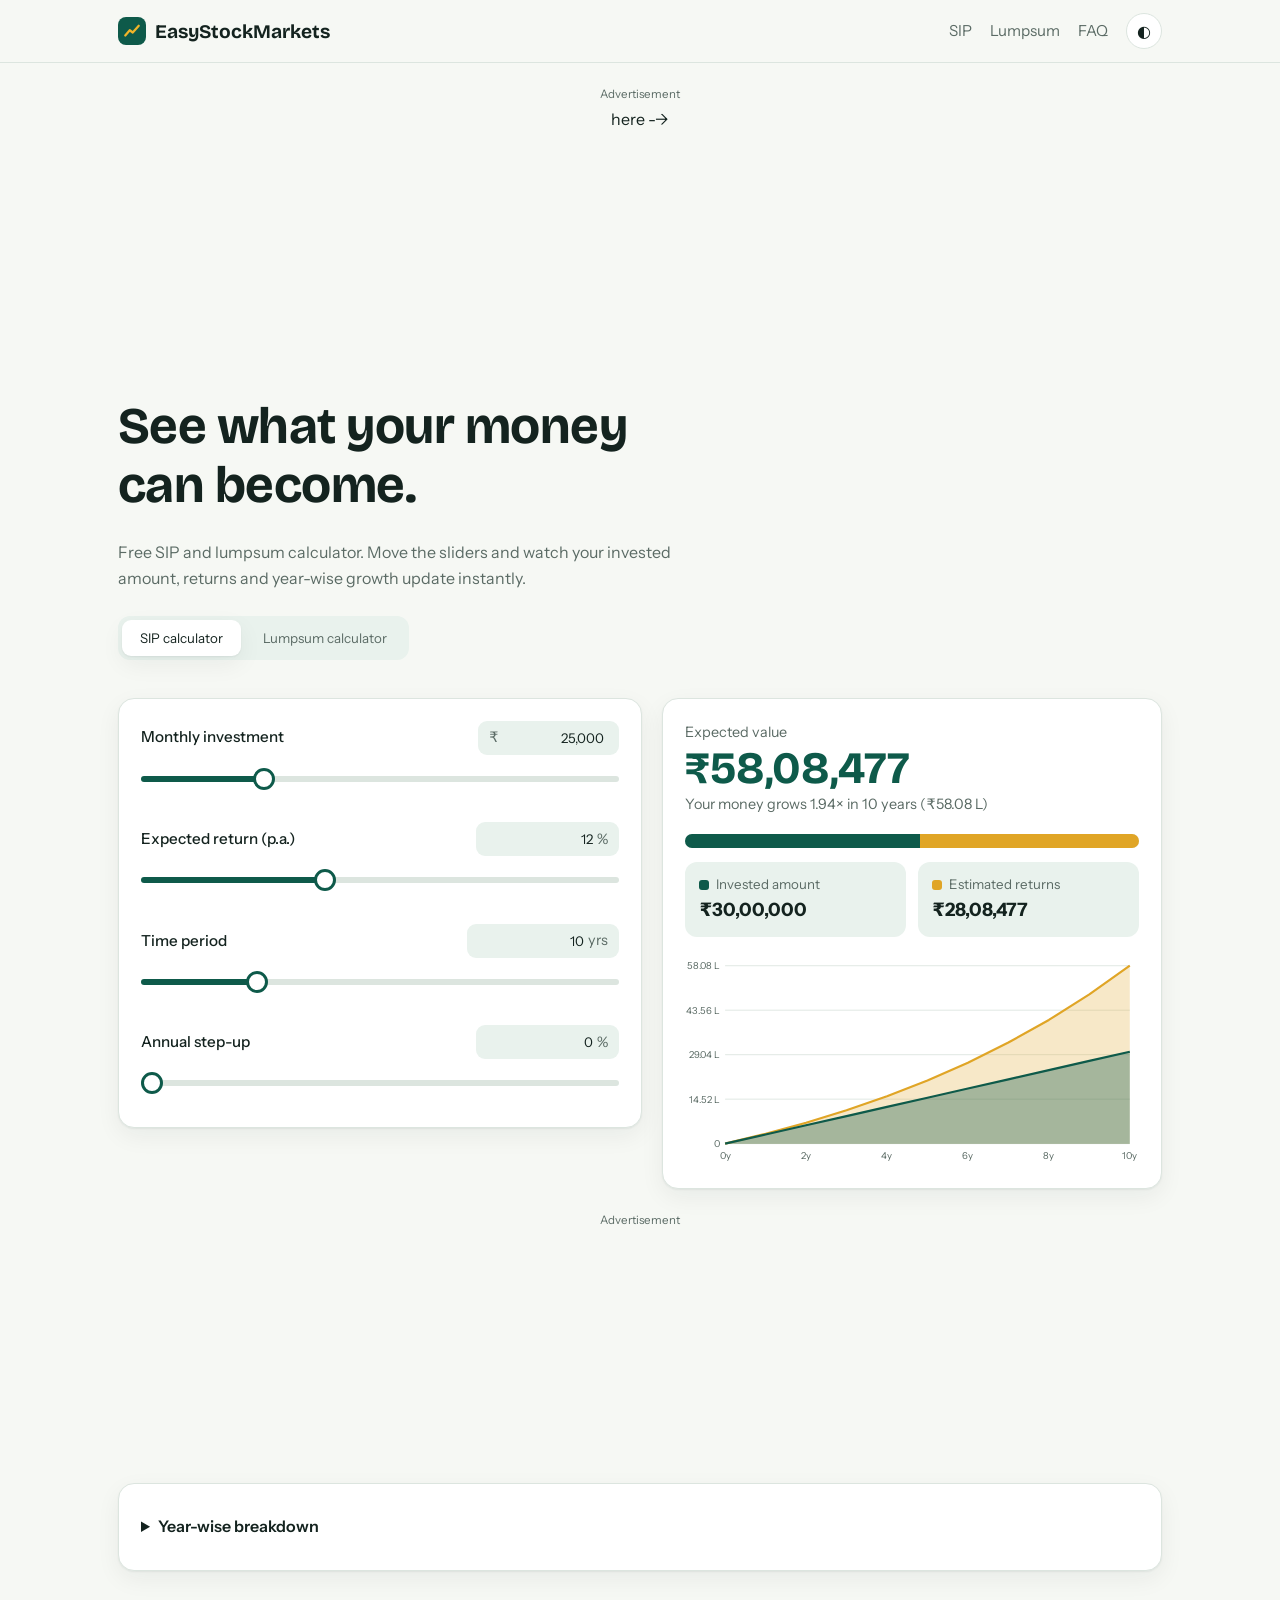
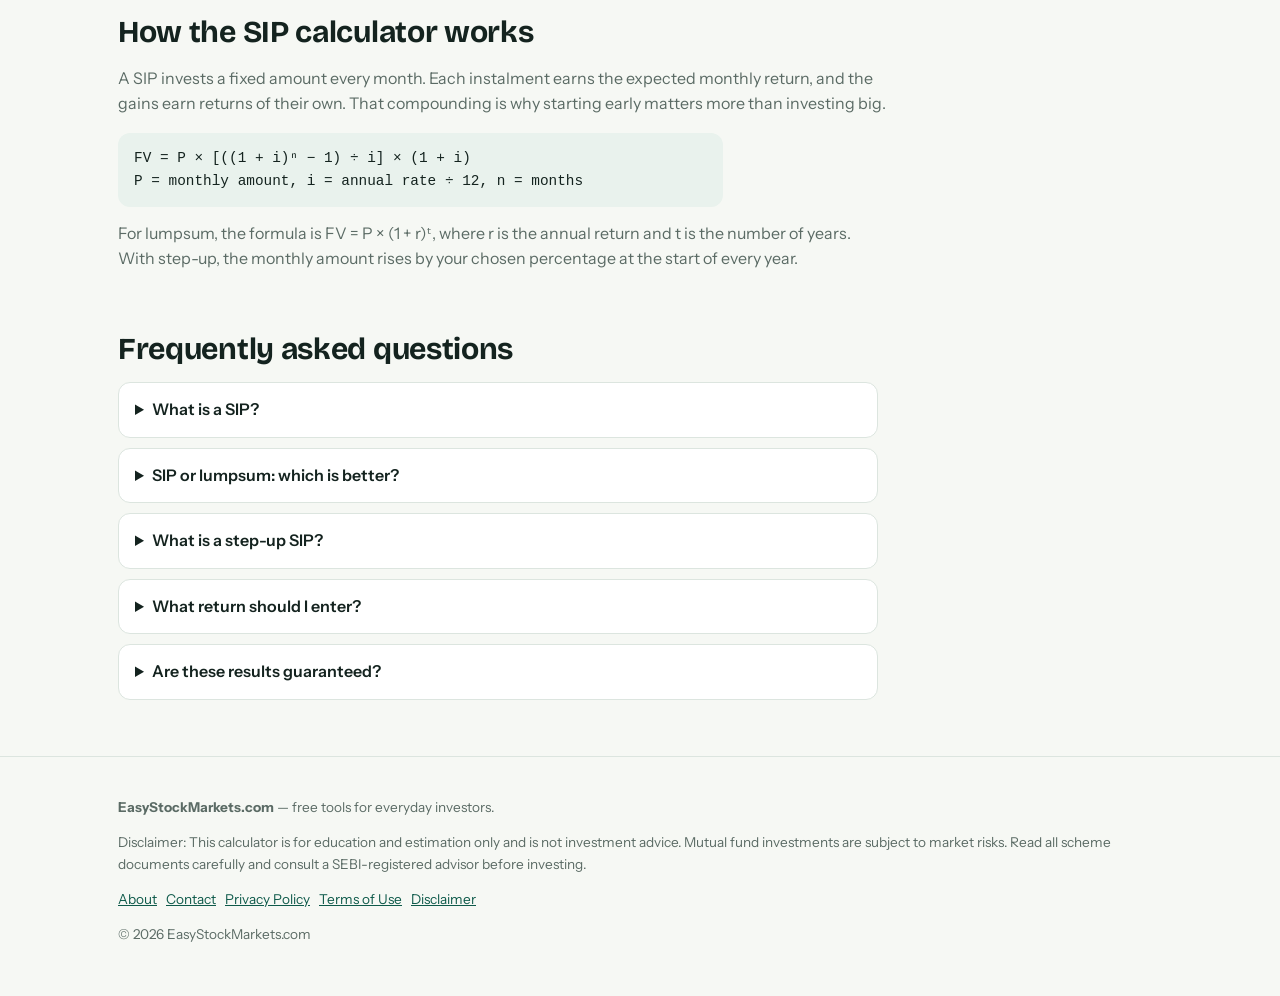
<file: index.html>
<!DOCTYPE html>
<html lang="en-IN">
<head>
<script async src="https://www.googletagmanager.com/gtm.js?id=GTM-TMJ7MB24"></script>
<script>
  window.dataLayer = window.dataLayer || [];
  function gtag(){dataLayer.push(arguments);}
  gtag('js', new Date());
</script>
<meta charset="utf-8">
<meta name="viewport" content="width=device-width, initial-scale=1">
<title>SIP Calculator &amp; Lumpsum Investment Calculator | EasyStockMarkets</title>
<meta name="description" content="Free SIP calculator and lumpsum investment calculator. Estimate mutual fund returns with step-up SIP, see year-wise growth, invested amount and wealth gained. Simple, fast, mobile friendly.">
<meta name="keywords" content="SIP calculator, lumpsum calculator, mutual fund calculator, step-up SIP calculator, investment calculator India, SIP returns">
<meta name="robots" content="index, follow, max-image-preview:large">
<meta name="theme-color" content="#0e5a4a">
<link rel="canonical" href="https://easystockmarkets.com/">
<meta property="og:type" content="website">
<meta property="og:site_name" content="EasyStockMarkets">
<meta property="og:title" content="SIP Calculator & Lumpsum Investment Calculator">
<meta property="og:description" content="Plan your wealth. Estimate SIP and lumpsum returns instantly, with step-up and year-wise growth.">
<meta property="og:url" content="https://easystockmarkets.com/">
<meta name="twitter:card" content="summary_large_image">
<link rel="icon" href="data:image/svg+xml,%3Csvg xmlns='http://www.w3.org/2000/svg' viewBox='0 0 100 100'%3E%3Crect width='100' height='100' rx='22' fill='%230e5a4a'/%3E%3Cpath d='M20 70 40 48 55 60 80 28' stroke='%23f0b429' stroke-width='9' fill='none' stroke-linecap='round' stroke-linejoin='round'/%3E%3C/svg%3E">
<link rel="preconnect" href="https://fonts.googleapis.com">
<link rel="preconnect" href="https://fonts.gstatic.com" crossorigin>
<link href="https://fonts.googleapis.com/css2?family=Bricolage+Grotesque:opsz,wght@12..96,500;12..96,700&family=Instrument+Sans:wght@400;500;600&display=swap" rel="stylesheet">
<script type="application/ld+json">
{"@context":"https://schema.org","@graph":[
{"@type":"WebSite","name":"EasyStockMarkets","url":"https://easystockmarkets.com/"},
{"@type":"WebApplication","name":"SIP & Lumpsum Calculator","url":"https://easystockmarkets.com/","applicationCategory":"FinanceApplication","operatingSystem":"Any","offers":{"@type":"Offer","price":"0","priceCurrency":"INR"}},
{"@type":"FAQPage","mainEntity":[
{"@type":"Question","name":"What is a SIP?","acceptedAnswer":{"@type":"Answer","text":"A Systematic Investment Plan (SIP) lets you invest a fixed amount in a mutual fund at regular intervals, usually monthly. It builds discipline and averages your purchase cost over time."}},
{"@type":"Question","name":"How is SIP return calculated?","acceptedAnswer":{"@type":"Answer","text":"This calculator compounds each monthly instalment at the expected annual return divided by 12. Future value = P x [((1+i)^n - 1) / i] x (1+i), where P is the monthly amount, i the monthly rate and n the number of months."}},
{"@type":"Question","name":"SIP or lumpsum: which is better?","acceptedAnswer":{"@type":"Answer","text":"SIP suits regular income and reduces timing risk. Lumpsum suits idle surplus cash and can do better in rising markets. Many investors combine both."}},
{"@type":"Question","name":"What is a step-up SIP?","acceptedAnswer":{"@type":"Answer","text":"A step-up SIP raises your monthly instalment by a fixed percentage every year, so your investment grows along with your income."}},
{"@type":"Question","name":"Are the results guaranteed?","acceptedAnswer":{"@type":"Answer","text":"No. Mutual fund returns are market-linked and not guaranteed. The calculator gives an estimate based on the return you enter."}}]}]}
</script>
<style>
:root{--bg:#f6f8f4;--card:#fff;--ink:#14231f;--mute:#5b6b65;--line:#dce5df;--brand:#0e5a4a;--brand2:#e9f2ed;--gold:#e0a526;--gain:#e0a526;--shadow:0 1px 2px rgba(20,35,31,.06),0 8px 24px rgba(20,35,31,.06)}
@media(prefers-color-scheme:dark){:root:not([data-theme=light]){--bg:#0d1714;--card:#14231f;--ink:#e9f1ed;--mute:#9bb0a8;--line:#24382f;--brand:#3fbf9f;--brand2:#18322a;--gold:#f0b429;--gain:#f0b429;--shadow:none}}
:root[data-theme=dark]{--bg:#0d1714;--card:#14231f;--ink:#e9f1ed;--mute:#9bb0a8;--line:#24382f;--brand:#3fbf9f;--brand2:#18322a;--gold:#f0b429;--gain:#f0b429;--shadow:none}
*{box-sizing:border-box}
html{scroll-behavior:smooth}
body{margin:0;font:400 16px/1.6 "Instrument Sans",system-ui,-apple-system,"Segoe UI",Roboto,sans-serif;background:var(--bg);color:var(--ink);padding:env(safe-area-inset-top) 0 env(safe-area-inset-bottom)}
h1,h2,h3{font-family:"Bricolage Grotesque","Instrument Sans",system-ui,sans-serif;line-height:1.15;margin:0 0 .5em;letter-spacing:-.01em}
a{color:var(--brand)}
.wrap{max-width:1080px;margin:0 auto;padding:0 18px}
header{border-bottom:1px solid var(--line)}
header .wrap{display:flex;align-items:center;justify-content:space-between;height:62px}
.logo{font:700 1.2rem "Bricolage Grotesque",sans-serif;color:var(--ink);text-decoration:none;display:flex;align-items:center;gap:9px}
.logo i{width:28px;height:28px;border-radius:8px;background:var(--brand);display:grid;place-items:center}
.logo svg{width:18px}
nav{display:flex;gap:18px;align-items:center;font-size:.95rem}
nav a{color:var(--mute);text-decoration:none}nav a:hover{color:var(--ink)}
#theme{border:1px solid var(--line);background:var(--card);color:var(--ink);border-radius:999px;width:36px;height:36px;cursor:pointer;font-size:1rem}
.hero{padding:40px 0 22px}
.hero h1{font-size:clamp(1.9rem,5.5vw,3.2rem);max-width:18ch}
.hero p{color:var(--mute);max-width:56ch;margin:0}
.tabs{display:inline-flex;background:var(--brand2);border-radius:12px;padding:4px;margin:24px 0 16px;gap:4px}
.tabs button{border:0;background:none;color:var(--mute);font:600 .95rem inherit;font-family:inherit;padding:10px 18px;border-radius:9px;cursor:pointer}
.tabs button[aria-selected=true]{background:var(--card);color:var(--ink);box-shadow:var(--shadow)}
.calc{display:grid;grid-template-columns:1.05fr 1fr;gap:20px;align-items:start}
.card{background:var(--card);border:1px solid var(--line);border-radius:16px;padding:22px;box-shadow:var(--shadow)}
.field{margin-bottom:22px}
.field:last-child{margin-bottom:0}
.row{display:flex;justify-content:space-between;align-items:center;gap:12px;margin-bottom:10px}
label{font-weight:500;font-size:.95rem}
.num{display:flex;align-items:center;background:var(--brand2);border-radius:9px;padding:0 10px;border:1px solid transparent}
.num:focus-within{border-color:var(--brand)}
.num span{color:var(--mute);font-size:.9rem}
.num input{width:110px;border:0;background:none;color:var(--ink);font:600 1rem inherit;font-family:inherit;padding:8px 4px;text-align:right;outline:0;-moz-appearance:textfield}
.num input::-webkit-inner-spin-button{display:none}
input[type=range]{width:100%;height:28px;-webkit-appearance:none;appearance:none;background:none;margin:0;cursor:pointer}
input[type=range]::-webkit-slider-runnable-track{height:6px;border-radius:6px;background:linear-gradient(90deg,var(--brand) var(--p,0%),var(--line) var(--p,0%))}
input[type=range]::-moz-range-track{height:6px;border-radius:6px;background:var(--line)}
input[type=range]::-moz-range-progress{height:6px;border-radius:6px;background:var(--brand)}
input[type=range]::-webkit-slider-thumb{-webkit-appearance:none;width:22px;height:22px;border-radius:50%;background:var(--card);border:3px solid var(--brand);margin-top:-8px}
input[type=range]::-moz-range-thumb{width:16px;height:16px;border-radius:50%;background:var(--card);border:3px solid var(--brand)}
:focus-visible{outline:2px solid var(--brand);outline-offset:2px}
.big{font:700 clamp(2rem,6vw,2.8rem) "Bricolage Grotesque",sans-serif;color:var(--brand);line-height:1.1}
.sub{color:var(--mute);font-size:.9rem}
.split{display:flex;height:14px;border-radius:8px;overflow:hidden;margin:18px 0 14px;background:var(--line)}
.split b{display:block;transition:width .35s}
#bi{background:var(--brand)}#bg{background:var(--gold)}
.stats{display:grid;grid-template-columns:1fr 1fr;gap:12px}
.stats div{background:var(--brand2);border-radius:12px;padding:12px 14px}
.stats small{display:flex;align-items:center;gap:7px;color:var(--mute)}
.stats small:before{content:"";width:10px;height:10px;border-radius:3px;background:var(--brand)}
.stats .g small:before{background:var(--gold)}
.stats strong{font-size:1.15rem;display:block}
.chart{margin-top:20px}
.chart svg{width:100%;height:auto;display:block;overflow:visible}
.chart text{fill:var(--mute);font:11px "Instrument Sans",sans-serif}
.tip{position:absolute;pointer-events:none;background:var(--ink);color:var(--bg);font-size:.8rem;padding:6px 9px;border-radius:8px;white-space:nowrap;transform:translate(-50%,-110%);opacity:0;transition:opacity .15s}
.cw{position:relative}
details{margin-top:18px}
summary{cursor:pointer;font-weight:600;padding:8px 0}
.tw{overflow-x:auto;max-height:360px;border:1px solid var(--line);border-radius:12px;margin-top:8px}
table{border-collapse:collapse;width:100%;min-width:480px;font-size:.9rem}
th,td{padding:9px 12px;text-align:right;border-bottom:1px solid var(--line)}
th:first-child,td:first-child{text-align:left}
th{position:sticky;top:0;background:var(--brand2);font-weight:600}
section.info{padding:44px 0 0}
section.info h2{font-size:clamp(1.4rem,3.5vw,1.9rem)}
section.info p{color:var(--mute);max-width:70ch}
.formula{background:var(--brand2);border-radius:12px;padding:14px 16px;font-family:ui-monospace,Menlo,Consolas,monospace;font-size:.9rem;overflow-x:auto;color:var(--ink);max-width:70ch}
.faq details{background:var(--card);border:1px solid var(--line);border-radius:12px;padding:6px 16px;margin:0 0 10px;max-width:760px}
.faq p{margin:0 0 12px}
footer{margin-top:56px;border-top:1px solid var(--line);padding:26px 0 36px;color:var(--mute);font-size:.85rem}
@media(max-width:820px){.calc{grid-template-columns:1fr}.hero{padding-top:26px}nav a.h{display:none}.num input{width:96px}}
@media(prefers-reduced-motion:reduce){*{transition:none!important;scroll-behavior:auto!important}}
.ad-slot{margin:22px auto;text-align:center;max-width:100%;overflow:hidden;clear:both}
.ad-slot:empty{display:none}
.ad-slot:before{content:"Advertisement";display:block;font-size:.72rem;color:var(--mute);margin-bottom:4px}
.ad-native{width:100%;max-width:1080px;min-height:250px}
.ad-banner{width:300px;min-height:250px}
.ad-banner.wide{width:336px;min-height:280px}
@media(min-width:768px){.ad-banner.d{width:728px;min-height:90px}}
</style>
</head>
<body>
<header><div class="wrap">
<a class="logo" href="index.html" aria-label="EasyStockMarkets home"><i><svg viewBox="0 0 24 24" fill="none" stroke="#f0b429" stroke-width="3" stroke-linecap="round" stroke-linejoin="round"><path d="M3 18l6-7 4 3 8-9"/></svg></i>EasyStockMarkets</a>
<nav aria-label="Main"><a class="h" href="#sip" data-go="sip">SIP</a><a class="h" href="#lumpsum" data-go="lumpsum">Lumpsum</a><a class="h" href="#faq">FAQ</a><button id="theme" aria-label="Toggle dark mode">◐</button></nav>
</div></header>
<!-- AD SLOT 1: NATIVE BANNER (under calculator). Paste ad code between the comment markers below. Remove the whole div if unused. -->
<div class="ad-slot ad-native" id="ad-native-1">
<script async="async" data-cfasync="false" src="https://bauval.org/21/816e2c9be755b453aa103c5f04f29f22"></script>
<div id="container-816e2c9be755b453aa103c5f04f29f22"></div> here -->
</div>
<main class="wrap">
<div class="hero">
<h1>See what your money can become.</h1>
<p>Free SIP and lumpsum calculator. Move the sliders and watch your invested amount, returns and year-wise growth update instantly.</p>
<div class="tabs" role="tablist" aria-label="Calculator type">
<button role="tab" id="t-sip" aria-selected="true" aria-controls="panel">SIP calculator</button>
<button role="tab" id="t-lumpsum" aria-selected="false" aria-controls="panel">Lumpsum calculator</button>
</div>
</div>

<div class="calc" id="panel" role="tabpanel">
<div class="card" id="inputs"></div>
<div class="card" aria-live="polite">
<div class="sub" id="lblTotal">Expected value</div>
<div class="big" id="total">₹0</div>
<div class="sub" id="mult"></div>
<div class="split" aria-hidden="true"><b id="bi"></b><b id="bg"></b></div>
<div class="stats">
<div><small>Invested amount</small><strong id="inv">₹0</strong></div>
<div class="g"><small>Estimated returns</small><strong id="gain">₹0</strong></div>
</div>
<div class="chart cw"><svg id="chart" viewBox="0 0 520 240" role="img" aria-label="Growth chart of invested amount versus expected value"></svg><div class="tip" id="tip"></div></div>
</div>
</div>


<!-- AD SLOT 2: BANNER (under calculator). Paste ad code between the comment markers below. Remove the whole div if unused. -->
<div class="ad-slot ad-native" id="ad-native-2">
<script async="async" data-cfasync="false" src="https://bauval.org/21/816e2c9be755b453aa103c5f04f29f22"></script>
<div id="container-816e2c9be755b453aa103c5f04f29f22"></div>
</div>
<details class="card" style="margin-top:20px">
<summary>Year-wise breakdown</summary>
<div class="tw"><table><thead><tr><th>Year</th><th>Invested</th><th>Returns</th><th>Value</th></tr></thead><tbody id="rows"></tbody></table></div>
</details>

<section class="info">
<h2>How the SIP calculator works</h2>
<p>A SIP invests a fixed amount every month. Each instalment earns the expected monthly return, and the gains earn returns of their own. That compounding is why starting early matters more than investing big.</p>
<div class="formula">FV = P × [((1 + i)ⁿ − 1) ÷ i] × (1 + i)<br>P = monthly amount, i = annual rate ÷ 12, n = months</div>
<p style="margin-top:14px">For lumpsum, the formula is FV = P × (1 + r)ᵗ, where r is the annual return and t is the number of years. With step-up, the monthly amount rises by your chosen percentage at the start of every year.</p>
</section>
</div>
<section class="info faq" id="faq">
<h2>Frequently asked questions</h2>
<details><summary>What is a SIP?</summary><p>A Systematic Investment Plan lets you invest a fixed amount in a mutual fund every month. It builds discipline and averages your purchase cost over market ups and downs.</p></details>
<details><summary>SIP or lumpsum: which is better?</summary><p>SIP suits regular income and lowers timing risk. Lumpsum suits idle surplus cash and can do better when markets rise. Many investors use both.</p></details>
<details><summary>What is a step-up SIP?</summary><p>A step-up SIP increases your instalment by a fixed percentage each year, so your investing keeps pace with your salary.</p></details>
<details><summary>What return should I enter?</summary><p>Long-term equity funds have historically returned roughly 10–14% a year in India, but this varies and is never guaranteed. Try a few values to see a range.</p></details>
<details><summary>Are these results guaranteed?</summary><p>No. Mutual fund returns are market-linked. The calculator shows an estimate based only on what you enter, before taxes and expense ratios.</p></details>
</section>

</main>

<footer><div class="wrap">
<p><strong>EasyStockMarkets.com</strong> — free tools for everyday investors.</p>
<p>Disclaimer: This calculator is for education and estimation only and is not investment advice. Mutual fund investments are subject to market risks. Read all scheme documents carefully and consult a SEBI-registered advisor before investing.</p>
<p><a href="about.html">About</a> &nbsp; <a href="contact.html">Contact</a> &nbsp; <a href="privacy-policy.html">Privacy Policy</a> &nbsp; <a href="terms.html">Terms of Use</a> &nbsp; <a href="disclaimer.html">Disclaimer</a></p>
<p>© <span id="yr"></span> EasyStockMarkets.com</p>
</div></footer>

<script>
(function(){
"use strict";
var $=function(i){return document.getElementById(i)};
var CFG={
sip:{fields:[["amt","Monthly investment","₹",500,100000,500,25000],["rate","Expected return (p.a.)","%",1,30,.5,12],["yrs","Time period","yrs",1,40,1,10],["step","Annual step-up","%",0,25,1,0]],tl:"Expected value",title:"SIP Calculator"},
lumpsum:{fields:[["amt","Total investment","₹",5000,10000000,5000,500000],["rate","Expected return (p.a.)","%",1,30,.5,12],["yrs","Time period","yrs",1,40,1,10]],tl:"Expected value",title:"Lumpsum Calculator"}};
var mode="sip",S={sip:{},lumpsum:{}};
var inr=new Intl.NumberFormat("en-IN",{maximumFractionDigits:0});
function f(n){return "₹"+inr.format(Math.round(n))}
function short(n){if(n>=1e7)return "₹"+(n/1e7).toFixed(2).replace(/\.?0+$/,"")+" Cr";if(n>=1e5)return "₹"+(n/1e5).toFixed(2).replace(/\.?0+$/,"")+" L";return f(n)}
function clamp(v,a,b){return Math.min(b,Math.max(a,v))}
function build(){
var box=$("inputs"),c=CFG[mode];box.innerHTML="";
c.fields.forEach(function(d){
var k=d[0];if(S[mode][k]==null)S[mode][k]=d[6];
var el=document.createElement("div");el.className="field";
var pre=d[2]==="₹"?"<span>₹</span>":"",suf=d[2]!=="₹"?"<span>"+d[2]+"</span>":"";
el.innerHTML='<div class="row"><label for="n-'+k+'">'+d[1]+'</label><div class="num">'+pre+'<input id="n-'+k+'" type="text" inputmode="decimal" autocomplete="off">'+suf+'</div></div><input id="r-'+k+'" type="range" min="'+d[3]+'" max="'+d[4]+'" step="'+d[5]+'" aria-label="'+d[1]+'">';
box.appendChild(el);
var n=el.querySelector("#n-"+k),r=el.querySelector("#r-"+k);
function sync(){var v=S[mode][k];r.value=v;n.value=d[2]==="₹"?inr.format(v):v;r.style.setProperty("--p",((v-d[3])/(d[4]-d[3])*100)+"%")}
r.addEventListener("input",function(){S[mode][k]=+r.value;sync();calc()});
n.addEventListener("input",function(){var v=parseFloat(n.value.replace(/,/g,""));if(!isNaN(v)){S[mode][k]=clamp(v,d[3],d[4]);r.value=S[mode][k];r.style.setProperty("--p",((S[mode][k]-d[3])/(d[4]-d[3])*100)+"%");calc()}});
n.addEventListener("blur",sync);
sync();
});
calc();
}
function project(){
var s=S[mode],y=s.yrs,r=s.rate/100,out=[{y:0,i:0,v:0}],i,m;
if(mode==="lumpsum"){for(i=1;i<=y;i++)out.push({y:i,i:s.amt,v:s.amt*Math.pow(1+r,i)});out[0]={y:0,i:s.amt,v:s.amt};return out}
var mr=r/12,v=0,inv=0,c=s.amt;
for(i=1;i<=y;i++){for(m=0;m<12;m++){v=(v+c)*(1+mr);inv+=c}out.push({y:i,i:inv,v:v});c=c*(1+s.step/100)}
return out;
}
var pts=[];
function calc(){
pts=project();var e=pts[pts.length-1],g=e.v-e.i;
$("total").textContent=f(e.v);$("inv").textContent=f(e.i);$("gain").textContent=f(g);
$("mult").textContent="Your money grows "+(e.v/e.i).toFixed(2)+"× in "+S[mode].yrs+" years ("+short(e.v)+")";
var pi=e.i/e.v*100;$("bi").style.width=pi+"%";$("bg").style.width=(100-pi)+"%";
$("rows").innerHTML=pts.slice(mode==="lumpsum"?1:1).map(function(p){return "<tr><td>"+p.y+"</td><td>"+f(p.i)+"</td><td>"+f(p.v-p.i)+"</td><td>"+f(p.v)+"</td></tr>"}).join("");
draw();
document.title=CFG[mode].title+" – Plan Your Investment Returns | EasyStockMarkets";
}
function draw(){
var W=520,H=240,L=46,R=10,T=10,B=26,mx=pts[pts.length-1].v,n=pts.length-1||1;
function X(i){return L+(W-L-R)*i/n}function Y(v){return T+(H-T-B)*(1-v/mx)}
var a="",b="",g="",i,t;
for(t=0;t<=4;t++){var yy=T+(H-T-B)*t/4;g+='<line x1="'+L+'" x2="'+(W-R)+'" y1="'+yy+'" y2="'+yy+'" stroke="var(--line)"/><text x="'+(L-6)+'" y="'+(yy+4)+'" text-anchor="end">'+short(mx*(1-t/4)).replace("₹","")+'</text>'}
var step=Math.ceil(n/6);for(i=0;i<=n;i+=step)g+='<text x="'+X(i)+'" y="'+(H-8)+'" text-anchor="middle">'+i+'y</text>';
var pv=pts.map(function(p,i){return X(i)+","+Y(p.v)}).join(" "),pi=pts.map(function(p,i){return X(i)+","+Y(p.i)}).join(" ");
$("chart").innerHTML=g+'<polygon points="'+X(0)+","+Y(0)+" "+pv+" "+X(n)+","+Y(0)+'" fill="var(--gold)" opacity=".25"/><polygon points="'+X(0)+","+Y(0)+" "+pi+" "+X(n)+","+Y(0)+'" fill="var(--brand)" opacity=".35"/><polyline points="'+pv+'" fill="none" stroke="var(--gold)" stroke-width="2.5" stroke-linejoin="round"/><polyline points="'+pi+'" fill="none" stroke="var(--brand)" stroke-width="2.5" stroke-linejoin="round"/><line id="cur" y1="'+T+'" y2="'+(H-B)+'" stroke="var(--mute)" stroke-dasharray="3" opacity="0"/>';
}
var ch=$("chart");
function hover(ev){
var rc=ch.getBoundingClientRect(),cx=(ev.touches?ev.touches[0].clientX:ev.clientX)-rc.left,sx=cx/rc.width*520,n=pts.length-1||1;
var i=clamp(Math.round((sx-46)/(520-56)*n),0,n),p=pts[i],x=46+(520-56)*i/n,cur=$("cur"),tip=$("tip");
cur.setAttribute("x1",x);cur.setAttribute("x2",x);cur.setAttribute("opacity",1);
tip.style.left=(x/520*rc.width)+"px";tip.style.top="30px";tip.style.opacity=1;
tip.innerHTML="Year "+p.y+": "+f(p.v)+"<br>Invested: "+f(p.i);
}
ch.addEventListener("mousemove",hover);ch.addEventListener("touchmove",hover,{passive:true});ch.addEventListener("touchstart",hover,{passive:true});
ch.addEventListener("mouseleave",function(){$("tip").style.opacity=0;var c=$("cur");if(c)c.setAttribute("opacity",0)});
function setMode(m,push){
mode=m;["sip","lumpsum"].forEach(function(k){$("t-"+k).setAttribute("aria-selected",k===m)});
if(push)history.replaceState(null,"","#"+m);
build();
}
["sip","lumpsum"].forEach(function(k){$("t-"+k).addEventListener("click",function(){setMode(k,true)})});
document.querySelectorAll("[data-go]").forEach(function(a){a.addEventListener("click",function(){setMode(a.dataset.go,false);$("panel").scrollIntoView({behavior:"smooth"})})});
window.addEventListener("hashchange",function(){var h=location.hash.slice(1);if(CFG[h])setMode(h,false)});
$("theme").addEventListener("click",function(){
var d=document.documentElement,dark=d.dataset.theme?d.dataset.theme==="dark":matchMedia("(prefers-color-scheme:dark)").matches;
d.dataset.theme=dark?"light":"dark";
});
$("yr").textContent=new Date().getFullYear();
var h=location.hash.slice(1);setMode(CFG[h]?h:"sip",false);
})();
</script>
</body>
</html>
</file>
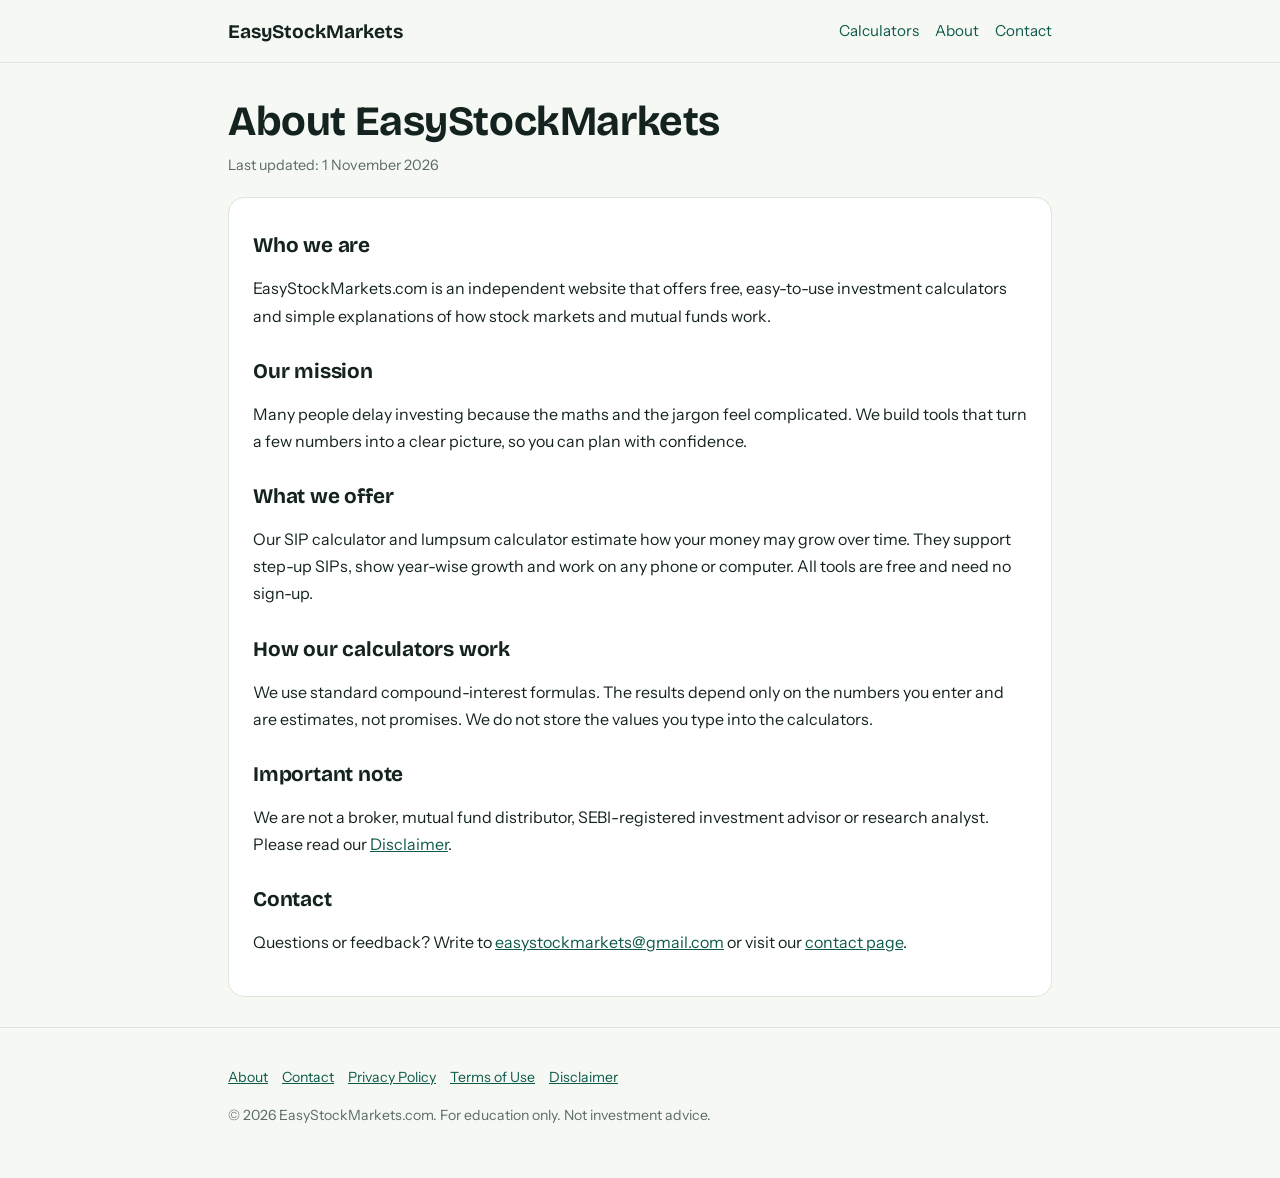
<file: about.html>
<!DOCTYPE html>
<html lang="en-IN"><head><meta charset="utf-8"><meta name="viewport" content="width=device-width, initial-scale=1">
<title>About Us | EasyStockMarkets</title><meta name="description" content="About EasyStockMarkets: free, simple investment calculators and learning tools for everyday Indian investors.">
<link rel="canonical" href="https://easystockmarkets.com/about.html"><meta name="robots" content="index, follow">
<link href="https://fonts.googleapis.com/css2?family=Bricolage+Grotesque:opsz,wght@12..96,700&family=Instrument+Sans:wght@400;600&display=swap" rel="stylesheet">
<link rel="stylesheet" href="pages.css">
<!-- Paste your AdSense code here after you sign up -->
</head><body>
<script async src="https://www.googletagmanager.com/gtm.js?id=GTM-TMJ7MB24"></script>
<script>
  window.dataLayer = window.dataLayer || [];
  function gtag(){dataLayer.push(arguments);}
  gtag('js', new Date());
</script>
<header><div class="w"><a class="logo" href="index.html">EasyStockMarkets</a><nav><a href="index.html">Calculators</a><a href="about.html">About</a><a href="contact.html">Contact</a></nav></div></header>
<main class="w"><h1>About EasyStockMarkets</h1><p class="m">Last updated: 1 November 2026</p><div class="box">
<h2>Who we are</h2><p>EasyStockMarkets.com is an independent website that offers free, easy-to-use investment calculators and simple explanations of how stock markets and mutual funds work.</p>
<h2>Our mission</h2><p>Many people delay investing because the maths and the jargon feel complicated. We build tools that turn a few numbers into a clear picture, so you can plan with confidence.</p>
<h2>What we offer</h2><p>Our SIP calculator and lumpsum calculator estimate how your money may grow over time. They support step-up SIPs, show year-wise growth and work on any phone or computer. All tools are free and need no sign-up.</p>
<h2>How our calculators work</h2><p>We use standard compound-interest formulas. The results depend only on the numbers you enter and are estimates, not promises. We do not store the values you type into the calculators.</p>
<h2>Important note</h2><p>We are not a broker, mutual fund distributor, SEBI-registered investment advisor or research analyst. Please read our <a href="disclaimer.html">Disclaimer</a>.</p>
<h2>Contact</h2><p>Questions or feedback? Write to <a href="mailto:easystockmarkets@gmail.com">easystockmarkets@gmail.com</a> or visit our <a href="contact.html">contact page</a>.</p></div></main>
<footer><div class="w"><p><a href="about.html">About</a><a href="contact.html">Contact</a><a href="privacy-policy.html">Privacy Policy</a><a href="terms.html">Terms of Use</a><a href="disclaimer.html">Disclaimer</a></p><p>&copy; <span id="y"></span> EasyStockMarkets.com. For education only. Not investment advice.</p></div></footer>
<script>document.getElementById("y").textContent=new Date().getFullYear()</script>
</body></html>
</file>
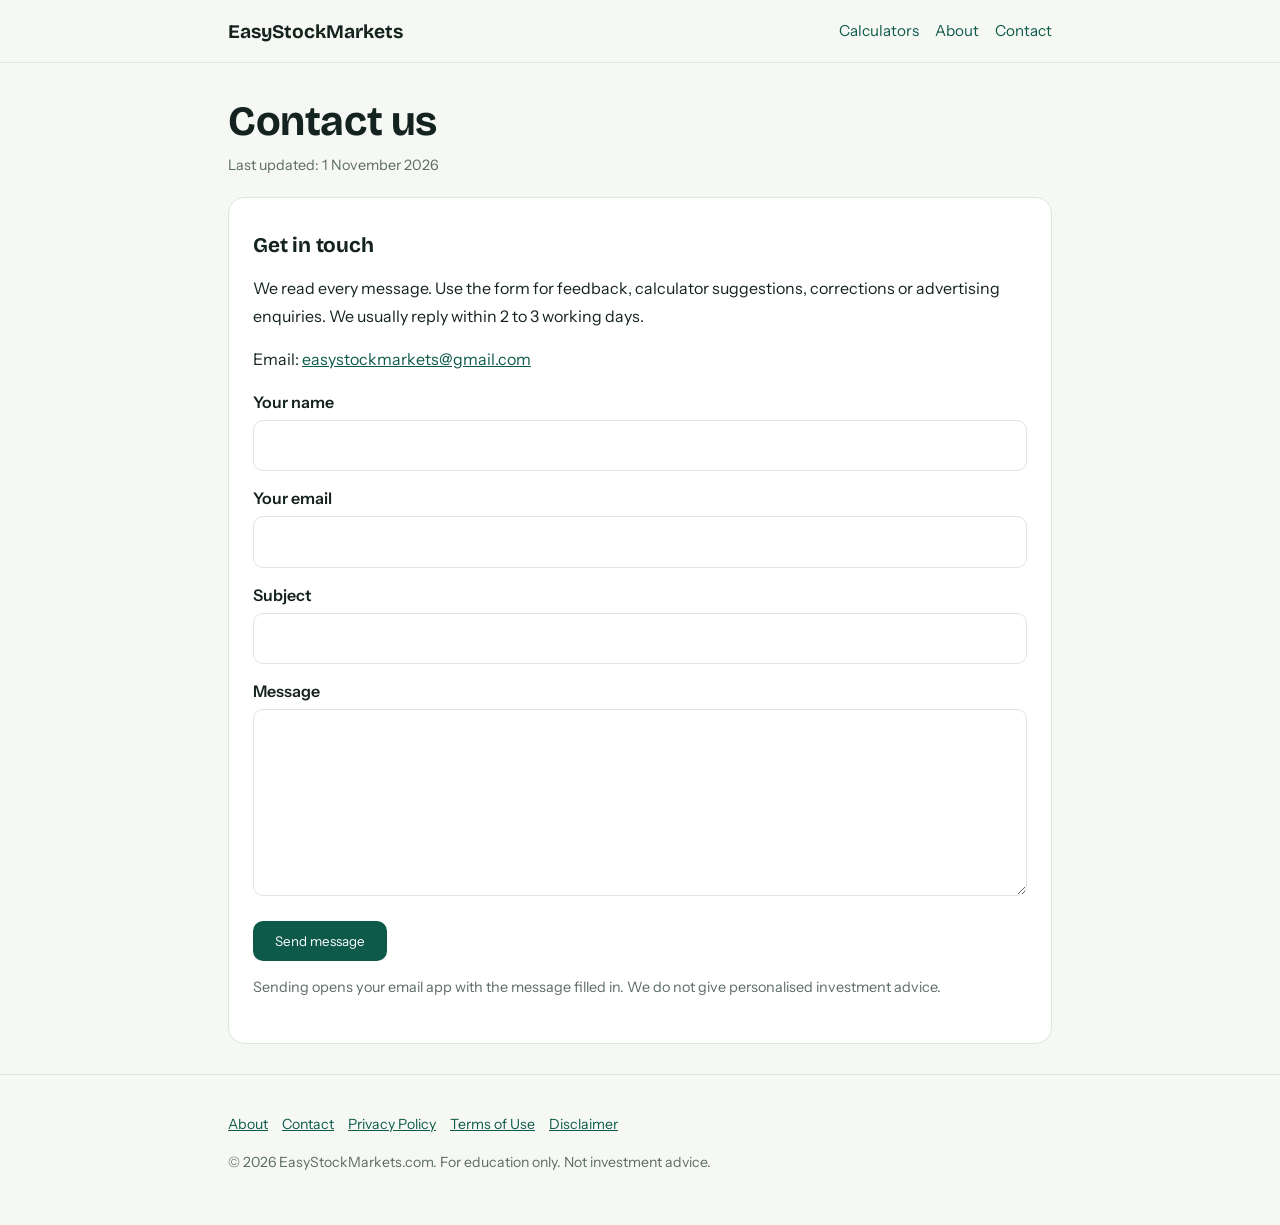
<file: contact.html>
<!DOCTYPE html>
<html lang="en-IN"><head><meta charset="utf-8"><meta name="viewport" content="width=device-width, initial-scale=1">
<title>Contact Us | EasyStockMarkets</title><meta name="description" content="Contact EasyStockMarkets for feedback, suggestions, corrections or business enquiries.">
<link rel="canonical" href="https://easystockmarkets.com/contact.html"><meta name="robots" content="index, follow">
<link href="https://fonts.googleapis.com/css2?family=Bricolage+Grotesque:opsz,wght@12..96,700&family=Instrument+Sans:wght@400;600&display=swap" rel="stylesheet">
<link rel="stylesheet" href="pages.css">
<!-- Paste your AdSense code here after you sign up -->
</head><body>
<script async src="https://www.googletagmanager.com/gtm.js?id=GTM-TMJ7MB24"></script>
<script>
  window.dataLayer = window.dataLayer || [];
  function gtag(){dataLayer.push(arguments);}
  gtag('js', new Date());
</script>
<header><div class="w"><a class="logo" href="index.html">EasyStockMarkets</a><nav><a href="index.html">Calculators</a><a href="about.html">About</a><a href="contact.html">Contact</a></nav></div></header>
<main class="w"><h1>Contact us</h1><p class="m">Last updated: 1 November 2026</p><div class="box">
<h2>Get in touch</h2><p>We read every message. Use the form for feedback, calculator suggestions, corrections or advertising enquiries. We usually reply within 2 to 3 working days.</p>
<p>Email: <a href="mailto:easystockmarkets@gmail.com">easystockmarkets@gmail.com</a></p>
<form id="f"><label for="n">Your name</label><input id="n" required autocomplete="name">
<label for="e">Your email</label><input id="e" type="email" required autocomplete="email">
<label for="s">Subject</label><input id="s" required>
<label for="m">Message</label><textarea id="m" rows="6" required></textarea>
<button type="submit">Send message</button></form>
<p class="m" style="margin-top:14px">Sending opens your email app with the message filled in. We do not give personalised investment advice.</p>
<script>document.getElementById("f").addEventListener("submit",function(a){a.preventDefault();var g=function(i){return document.getElementById(i).value};location.href="mailto:contact@easystockmarkets.com?subject="+encodeURIComponent(g("s"))+"&body="+encodeURIComponent(g("m")+"\n\nFrom: "+g("n")+" ("+g("e")+")")})</script></div></main>
<footer><div class="w"><p><a href="about.html">About</a><a href="contact.html">Contact</a><a href="privacy-policy.html">Privacy Policy</a><a href="terms.html">Terms of Use</a><a href="disclaimer.html">Disclaimer</a></p><p>&copy; <span id="y"></span> EasyStockMarkets.com. For education only. Not investment advice.</p></div></footer>
<script>document.getElementById("y").textContent=new Date().getFullYear()</script>
</body></html>
</file>
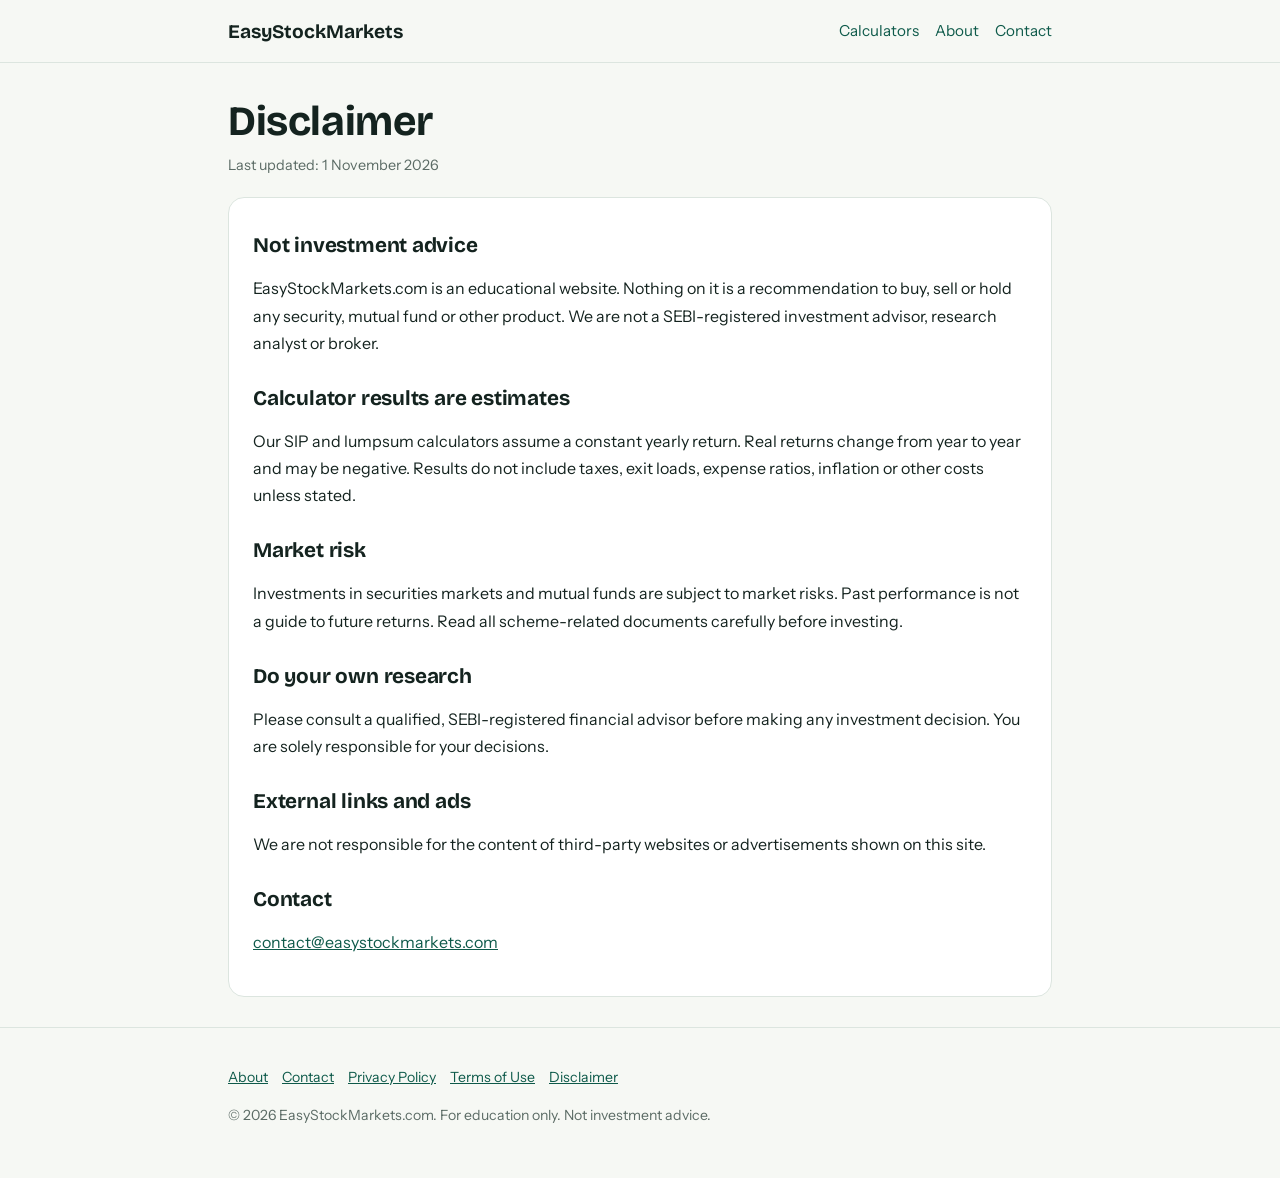
<file: disclaimer.html>
<!DOCTYPE html>
<html lang="en-IN"><head><meta charset="utf-8"><meta name="viewport" content="width=device-width, initial-scale=1">
<title>Disclaimer | EasyStockMarkets</title><meta name="description" content="Investment and financial disclaimer for EasyStockMarkets.com. Our calculators are estimates, not advice.">
<link rel="canonical" href="https://easystockmarkets.com/disclaimer.html"><meta name="robots" content="index, follow">
<link href="https://fonts.googleapis.com/css2?family=Bricolage+Grotesque:opsz,wght@12..96,700&family=Instrument+Sans:wght@400;600&display=swap" rel="stylesheet">
<link rel="stylesheet" href="pages.css">
<!-- Paste your AdSense code here after you sign up -->
</head><script async src="https://www.googletagmanager.com/gtm.js?id=GTM-TMJ7MB24"></script>
<script>
  window.dataLayer = window.dataLayer || [];
  function gtag(){dataLayer.push(arguments);}
  gtag('js', new Date());
</script>
<body>
<header><div class="w"><a class="logo" href="index.html">EasyStockMarkets</a><nav><a href="index.html">Calculators</a><a href="about.html">About</a><a href="contact.html">Contact</a></nav></div></header>
<main class="w"><h1>Disclaimer</h1><p class="m">Last updated: 1 November 2026</p><div class="box">
<h2>Not investment advice</h2><p>EasyStockMarkets.com is an educational website. Nothing on it is a recommendation to buy, sell or hold any security, mutual fund or other product. We are not a SEBI-registered investment advisor, research analyst or broker.</p>
<h2>Calculator results are estimates</h2><p>Our SIP and lumpsum calculators assume a constant yearly return. Real returns change from year to year and may be negative. Results do not include taxes, exit loads, expense ratios, inflation or other costs unless stated.</p>
<h2>Market risk</h2><p>Investments in securities markets and mutual funds are subject to market risks. Past performance is not a guide to future returns. Read all scheme-related documents carefully before investing.</p>
<h2>Do your own research</h2><p>Please consult a qualified, SEBI-registered financial advisor before making any investment decision. You are solely responsible for your decisions.</p>
<h2>External links and ads</h2><p>We are not responsible for the content of third-party websites or advertisements shown on this site.</p>
<h2>Contact</h2><p><a href="mailto:contact@easystockmarkets.com">contact@easystockmarkets.com</a></p></div></main>
<footer><div class="w"><p><a href="about.html">About</a><a href="contact.html">Contact</a><a href="privacy-policy.html">Privacy Policy</a><a href="terms.html">Terms of Use</a><a href="disclaimer.html">Disclaimer</a></p><p>&copy; <span id="y"></span> EasyStockMarkets.com. For education only. Not investment advice.</p></div></footer>
<script>document.getElementById("y").textContent=new Date().getFullYear()</script>
</body></html>
</file>
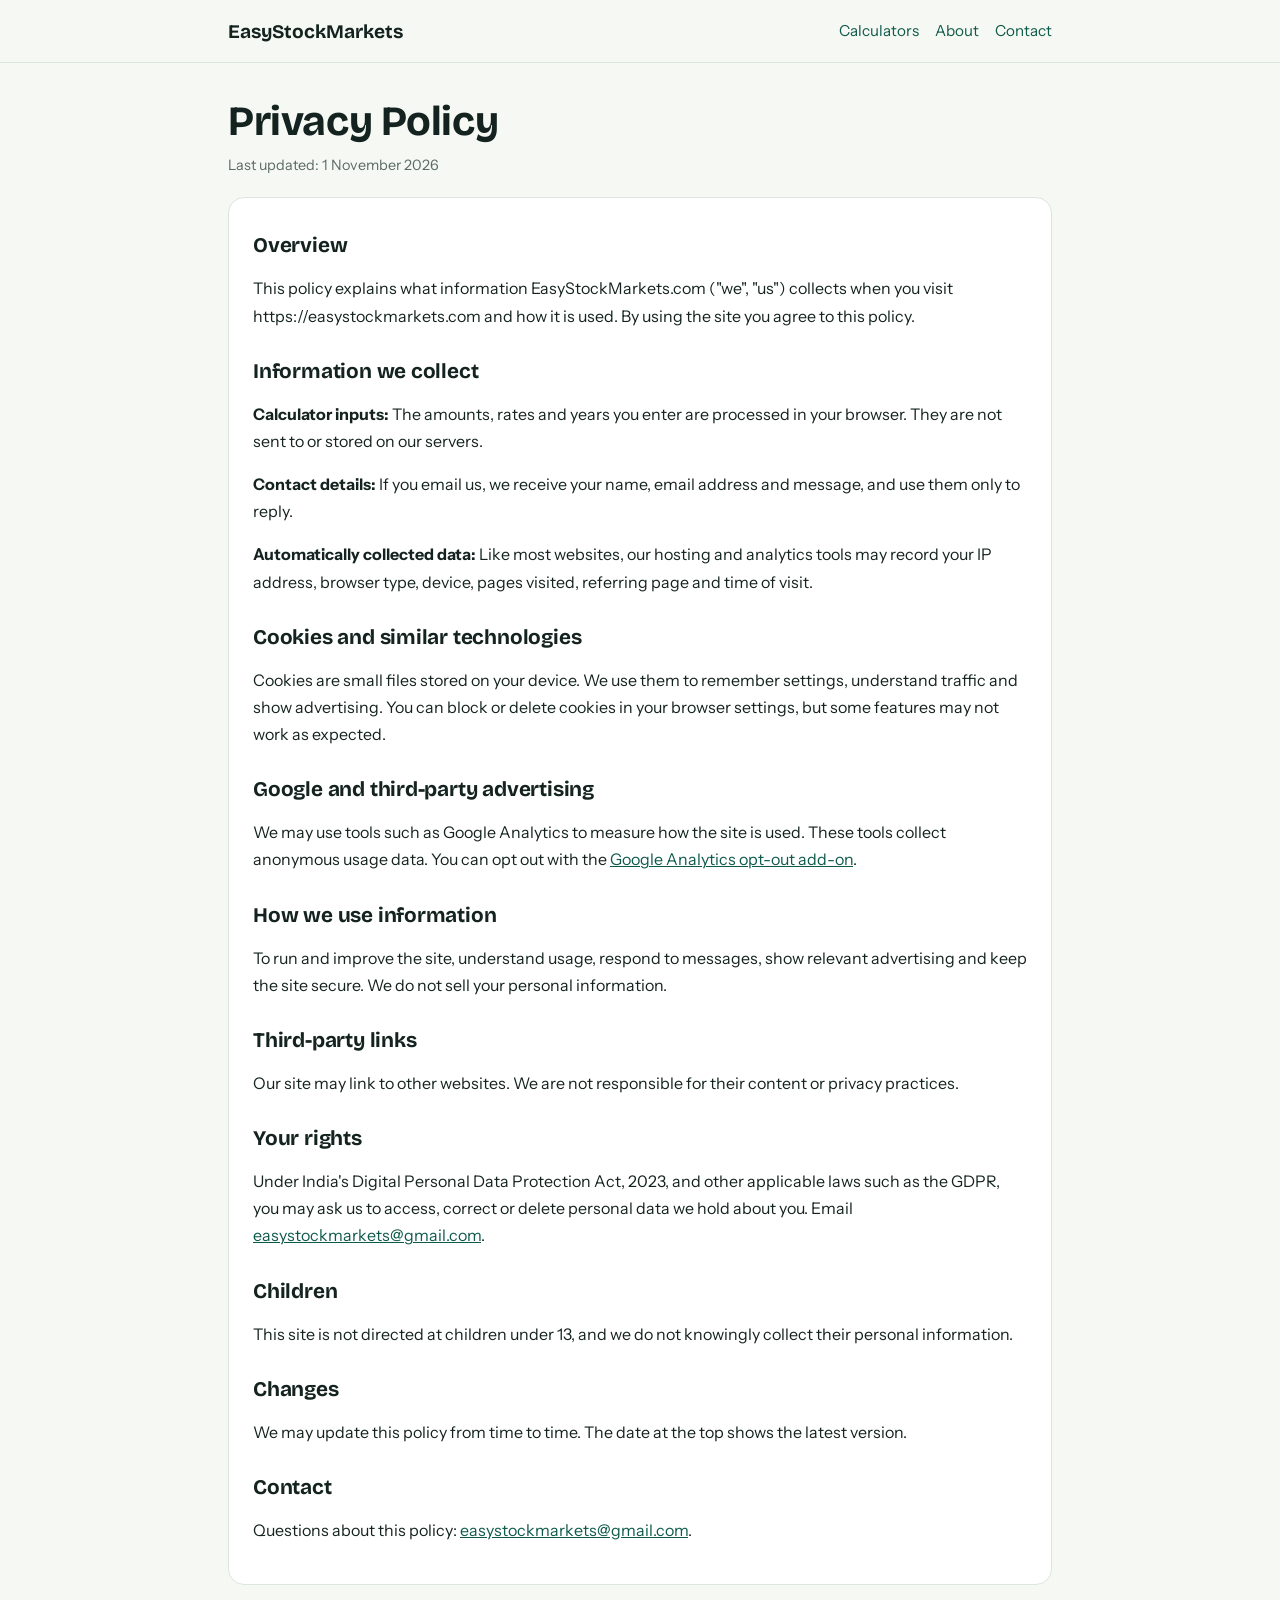
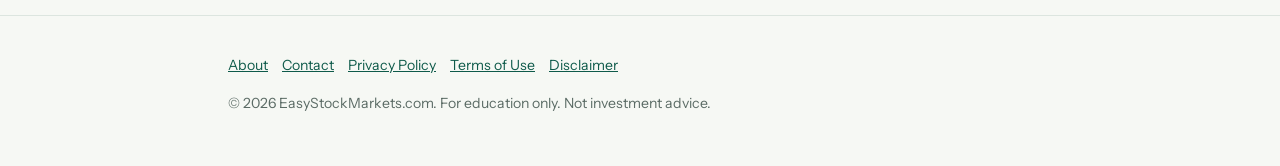
<file: privacy-policy.html>
<!DOCTYPE html>
<html lang="en-IN"><head><meta charset="utf-8"><meta name="viewport" content="width=device-width, initial-scale=1">
<title>Privacy Policy | EasyStockMarkets</title><meta name="description" content="How EasyStockMarkets collects, uses and protects information, including cookies and Google AdSense advertising.">
<link rel="canonical" href="https://easystockmarkets.com/privacy-policy.html"><meta name="robots" content="index, follow">
<link href="https://fonts.googleapis.com/css2?family=Bricolage+Grotesque:opsz,wght@12..96,700&family=Instrument+Sans:wght@400;600&display=swap" rel="stylesheet">
<link rel="stylesheet" href="pages.css">
<!-- Paste your AdSense code here after you sign up -->
</head><body>
<script async src="https://www.googletagmanager.com/gtm.js?id=GTM-TMJ7MB24"></script>
<script>
  window.dataLayer = window.dataLayer || [];
  function gtag(){dataLayer.push(arguments);}
  gtag('js', new Date());
</script>
<header><div class="w"><a class="logo" href="index.html">EasyStockMarkets</a><nav><a href="index.html">Calculators</a><a href="about.html">About</a><a href="contact.html">Contact</a></nav></div></header>
<main class="w"><h1>Privacy Policy</h1><p class="m">Last updated: 1 November 2026</p><div class="box">
<h2>Overview</h2><p>This policy explains what information EasyStockMarkets.com ("we", "us") collects when you visit https://easystockmarkets.com and how it is used. By using the site you agree to this policy.</p>
<h2>Information we collect</h2><p><strong>Calculator inputs:</strong> The amounts, rates and years you enter are processed in your browser. They are not sent to or stored on our servers.</p>
<p><strong>Contact details:</strong> If you email us, we receive your name, email address and message, and use them only to reply.</p>
<p><strong>Automatically collected data:</strong> Like most websites, our hosting and analytics tools may record your IP address, browser type, device, pages visited, referring page and time of visit.</p>
<h2>Cookies and similar technologies</h2><p>Cookies are small files stored on your device. We use them to remember settings, understand traffic and show advertising. You can block or delete cookies in your browser settings, but some features may not work as expected.</p>
<h2>Google and third-party advertising</h2><p>We may use tools such as Google Analytics to measure how the site is used. These tools collect anonymous usage data. You can opt out with the <a href="https://tools.google.com/dlpage/gaoptout" rel="noopener nofollow" target="_blank">Google Analytics opt-out add-on</a>.</p>
<h2>How we use information</h2><p>To run and improve the site, understand usage, respond to messages, show relevant advertising and keep the site secure. We do not sell your personal information.</p>
<h2>Third-party links</h2><p>Our site may link to other websites. We are not responsible for their content or privacy practices.</p>
<h2>Your rights</h2><p>Under India's Digital Personal Data Protection Act, 2023, and other applicable laws such as the GDPR, you may ask us to access, correct or delete personal data we hold about you. Email <a href="mailto:contact@easystockmarkets.com">easystockmarkets@gmail.com</a>.</p>
<h2>Children</h2><p>This site is not directed at children under 13, and we do not knowingly collect their personal information.</p>
<h2>Changes</h2><p>We may update this policy from time to time. The date at the top shows the latest version.</p>
<h2>Contact</h2><p>Questions about this policy: <a href="mailto:easystockmarkets@gmail.com">easystockmarkets@gmail.com</a>.</p></div></main>
<footer><div class="w"><p><a href="about.html">About</a><a href="contact.html">Contact</a><a href="privacy-policy.html">Privacy Policy</a><a href="terms.html">Terms of Use</a><a href="disclaimer.html">Disclaimer</a></p><p>&copy; <span id="y"></span> EasyStockMarkets.com. For education only. Not investment advice.</p></div></footer>
<script>document.getElementById("y").textContent=new Date().getFullYear()</script>
</body></html>
</file>
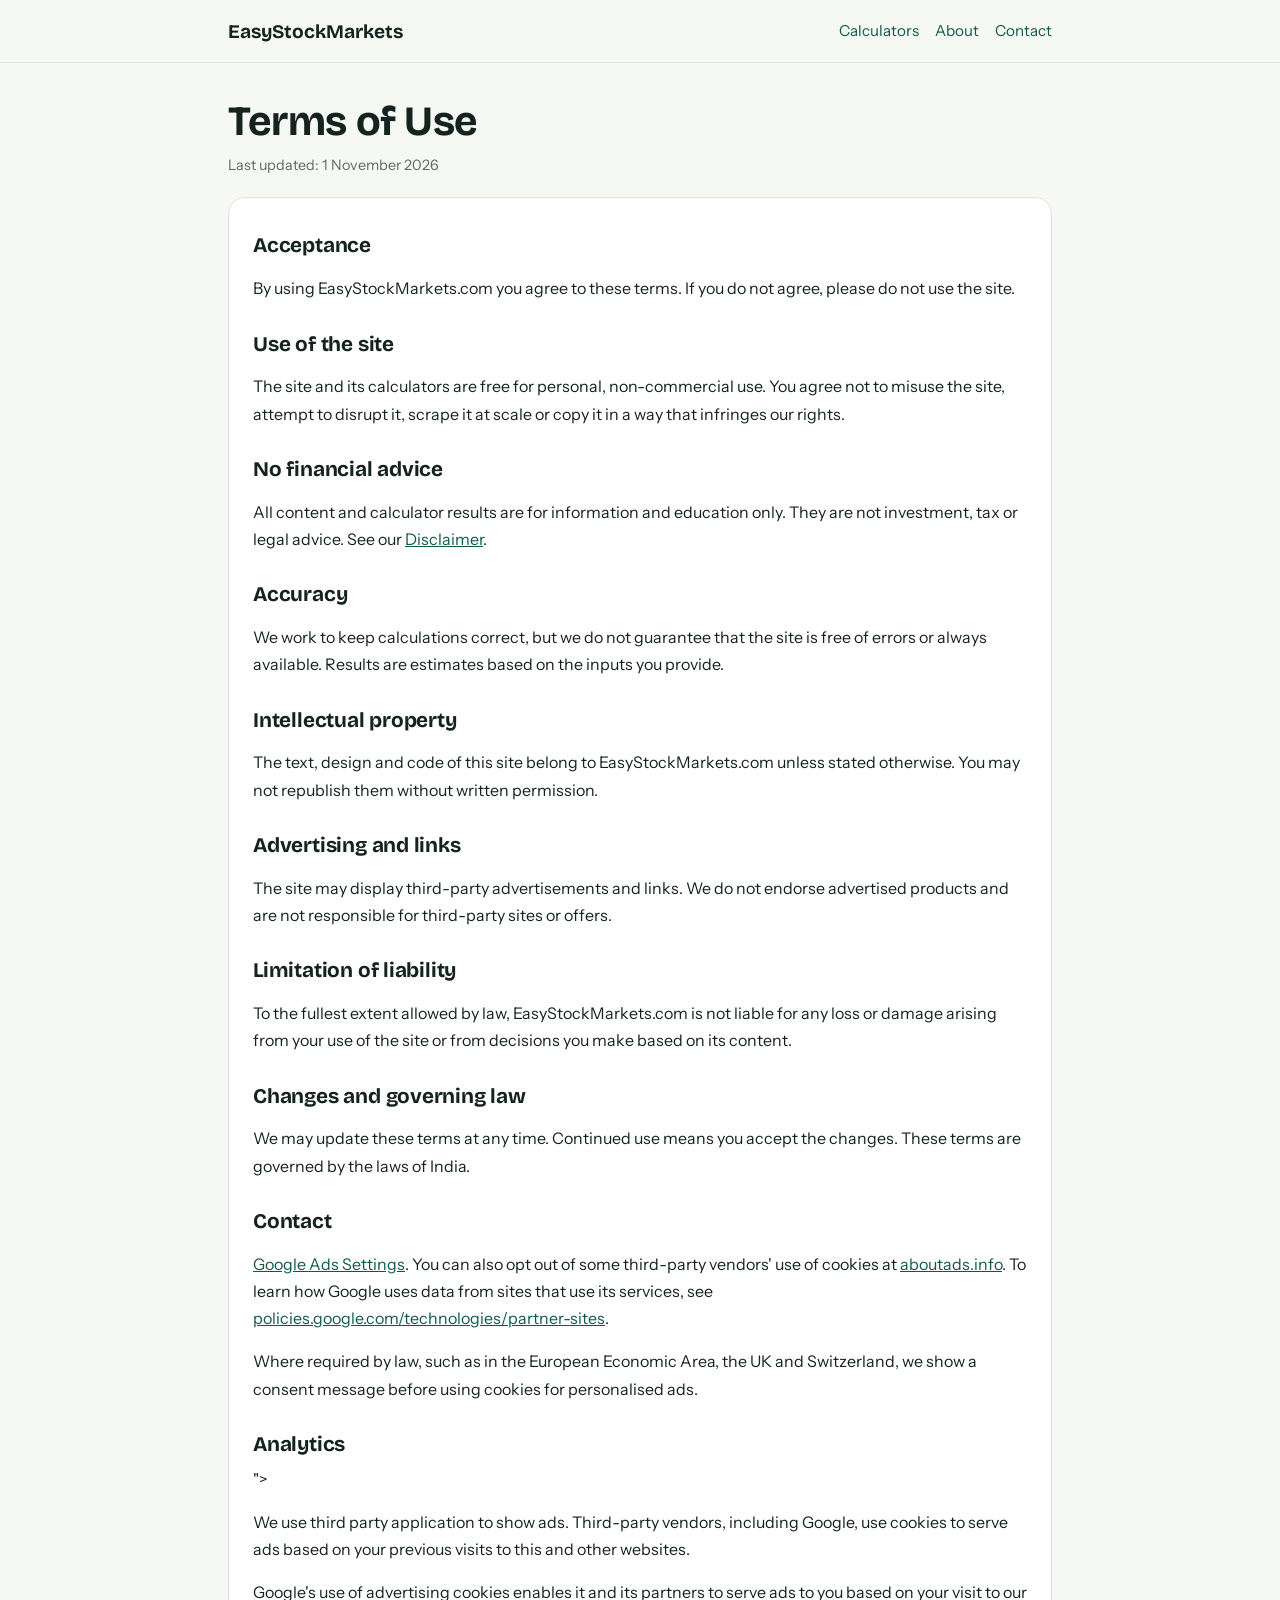
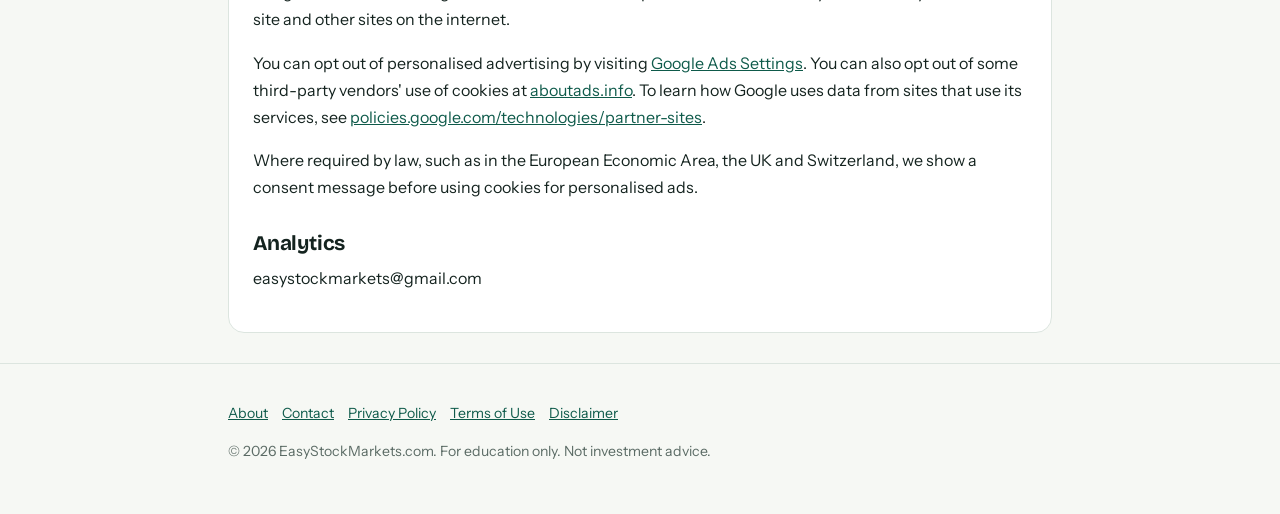
<file: terms.html>
<!DOCTYPE html>
<html lang="en-IN"><head><meta charset="utf-8"><meta name="viewport" content="width=device-width, initial-scale=1">
<title>Terms of Use | EasyStockMarkets</title><meta name="description" content="Terms and conditions for using the EasyStockMarkets.com website and calculators.">
<link rel="canonical" href="https://easystockmarkets.com/terms.html"><meta name="robots" content="index, follow">
<link href="https://fonts.googleapis.com/css2?family=Bricolage+Grotesque:opsz,wght@12..96,700&family=Instrument+Sans:wght@400;600&display=swap" rel="stylesheet">
<link rel="stylesheet" href="pages.css">
<!-- Paste your AdSense code here after you sign up -->
</head><body>
<script async src="https://www.googletagmanager.com/gtm.js?id=GTM-TMJ7MB24"></script>
<script>
  window.dataLayer = window.dataLayer || [];
  function gtag(){dataLayer.push(arguments);}
  gtag('js', new Date());
</script>
<header><div class="w"><a class="logo" href="index.html">EasyStockMarkets</a><nav><a href="index.html">Calculators</a><a href="about.html">About</a><a href="contact.html">Contact</a></nav></div></header>
<main class="w"><h1>Terms of Use</h1><p class="m">Last updated: 1 November 2026</p><div class="box">
<h2>Acceptance</h2><p>By using EasyStockMarkets.com you agree to these terms. If you do not agree, please do not use the site.</p>
<h2>Use of the site</h2><p>The site and its calculators are free for personal, non-commercial use. You agree not to misuse the site, attempt to disrupt it, scrape it at scale or copy it in a way that infringes our rights.</p>
<h2>No financial advice</h2><p>All content and calculator results are for information and education only. They are not investment, tax or legal advice. See our <a href="disclaimer.html">Disclaimer</a>.</p>
<h2>Accuracy</h2><p>We work to keep calculations correct, but we do not guarantee that the site is free of errors or always available. Results are estimates based on the inputs you provide.</p>
<h2>Intellectual property</h2><p>The text, design and code of this site belong to EasyStockMarkets.com unless stated otherwise. You may not republish them without written permission.</p>
<h2>Advertising and links</h2><p>The site may display third-party advertisements and links. We do not endorse advertised products and are not responsible for third-party sites or offers.</p>
<h2>Limitation of liability</h2><p>To the fullest extent allowed by law, EasyStockMarkets.com is not liable for any loss or damage arising from your use of the site or from decisions you make based on its content.</p>
<h2>Changes and governing law</h2><p>We may update these terms at any time. Continued use means you accept the changes. These terms are governed by the laws of India.</p>
<h2>Contact</h2><p><a href="mailto:<p>We use third party application to show ads. Third-party vendors, including Google,adsteera etc use cookies to serve ads based on your previous visits to this and other websites.</p>
<p>Google's use of advertising cookies enables it and its partners to serve ads to you based on your visit to our site and other sites on the internet.</p>
<p>You can opt out of personalised advertising by visiting <a href="https://adssettings.google.com" rel="noopener nofollow" target="_blank">Google Ads Settings</a>. You can also opt out of some third-party vendors' use of cookies at <a href="https://www.aboutads.info" rel="noopener nofollow" target="_blank">aboutads.info</a>. To learn how Google uses data from sites that use its services, see <a href="https://policies.google.com/technologies/partner-sites" rel="noopener nofollow" target="_blank">policies.google.com/technologies/partner-sites</a>.</p>
<p>Where required by law, such as in the European Economic Area, the UK and Switzerland, we show a consent message before using cookies for personalised ads.</p>
<h2>Analytics</h2>"><p>We use third party application to show ads. Third-party vendors, including Google, use cookies to serve ads based on your previous visits to this and other websites.</p>
<p>Google's use of advertising cookies enables it and its partners to serve ads to you based on your visit to our site and other sites on the internet.</p>
<p>You can opt out of personalised advertising by visiting <a href="https://adssettings.google.com" rel="noopener nofollow" target="_blank">Google Ads Settings</a>. You can also opt out of some third-party vendors' use of cookies at <a href="https://www.aboutads.info" rel="noopener nofollow" target="_blank">aboutads.info</a>. To learn how Google uses data from sites that use its services, see <a href="https://policies.google.com/technologies/partner-sites" rel="noopener nofollow" target="_blank">policies.google.com/technologies/partner-sites</a>.</p>
<p>Where required by law, such as in the European Economic Area, the UK and Switzerland, we show a consent message before using cookies for personalised ads.</p>
<h2>Analytics</h2>easystockmarkets@gmail.com</a></p></div></main>
<footer><div class="w"><p><a href="about.html">About</a><a href="contact.html">Contact</a><a href="privacy-policy.html">Privacy Policy</a><a href="terms.html">Terms of Use</a><a href="disclaimer.html">Disclaimer</a></p><p>&copy; <span id="y"></span> EasyStockMarkets.com. For education only. Not investment advice.</p></div></footer>
<script>document.getElementById("y").textContent=new Date().getFullYear()</script>
</body></html>
</file>
<file: pages.css>
*{box-sizing:border-box}body{margin:0;font:400 16px/1.7 "Instrument Sans",system-ui,-apple-system,"Segoe UI",Roboto,sans-serif;background:#f6f8f4;color:#14231f}
@media(prefers-color-scheme:dark){body{background:#0d1714;color:#e9f1ed}.box{background:#14231f!important;border-color:#24382f!important}a{color:#3fbf9f!important}header,footer{border-color:#24382f!important}input,textarea{background:#18322a!important;color:#e9f1ed!important;border-color:#24382f!important}footer,.m{color:#9bb0a8!important}}
.w{max-width:860px;margin:0 auto;padding:0 18px}header{border-bottom:1px solid #dce5df}header .w{display:flex;justify-content:space-between;align-items:center;height:62px;flex-wrap:wrap}
.logo{font:700 1.2rem "Bricolage Grotesque",system-ui,sans-serif;text-decoration:none;color:inherit}nav a{margin-left:16px;font-size:.95rem;text-decoration:none;color:#0e5a4a}
a{color:#0e5a4a}h1,h2{font-family:"Bricolage Grotesque",system-ui,sans-serif;line-height:1.2;letter-spacing:-.01em}h1{font-size:clamp(1.8rem,5vw,2.6rem);margin:34px 0 6px}h2{font-size:1.3rem;margin:30px 0 8px}
.m{color:#5b6b65;font-size:.9rem;margin:0 0 20px}.box{background:#fff;border:1px solid #dce5df;border-radius:16px;padding:6px 24px 24px;margin-bottom:30px}
label{display:block;font-weight:600;margin:14px 0 4px}input,textarea{width:100%;font:inherit;padding:11px 12px;border:1px solid #dce5df;border-radius:10px}
button{margin-top:16px;background:#0e5a4a;color:#fff;border:0;border-radius:10px;padding:12px 22px;font:600 1rem inherit;font-family:inherit;cursor:pointer}
footer{border-top:1px solid #dce5df;padding:24px 0 36px;font-size:.88rem;color:#5b6b65}footer a{margin-right:14px}
</file>
